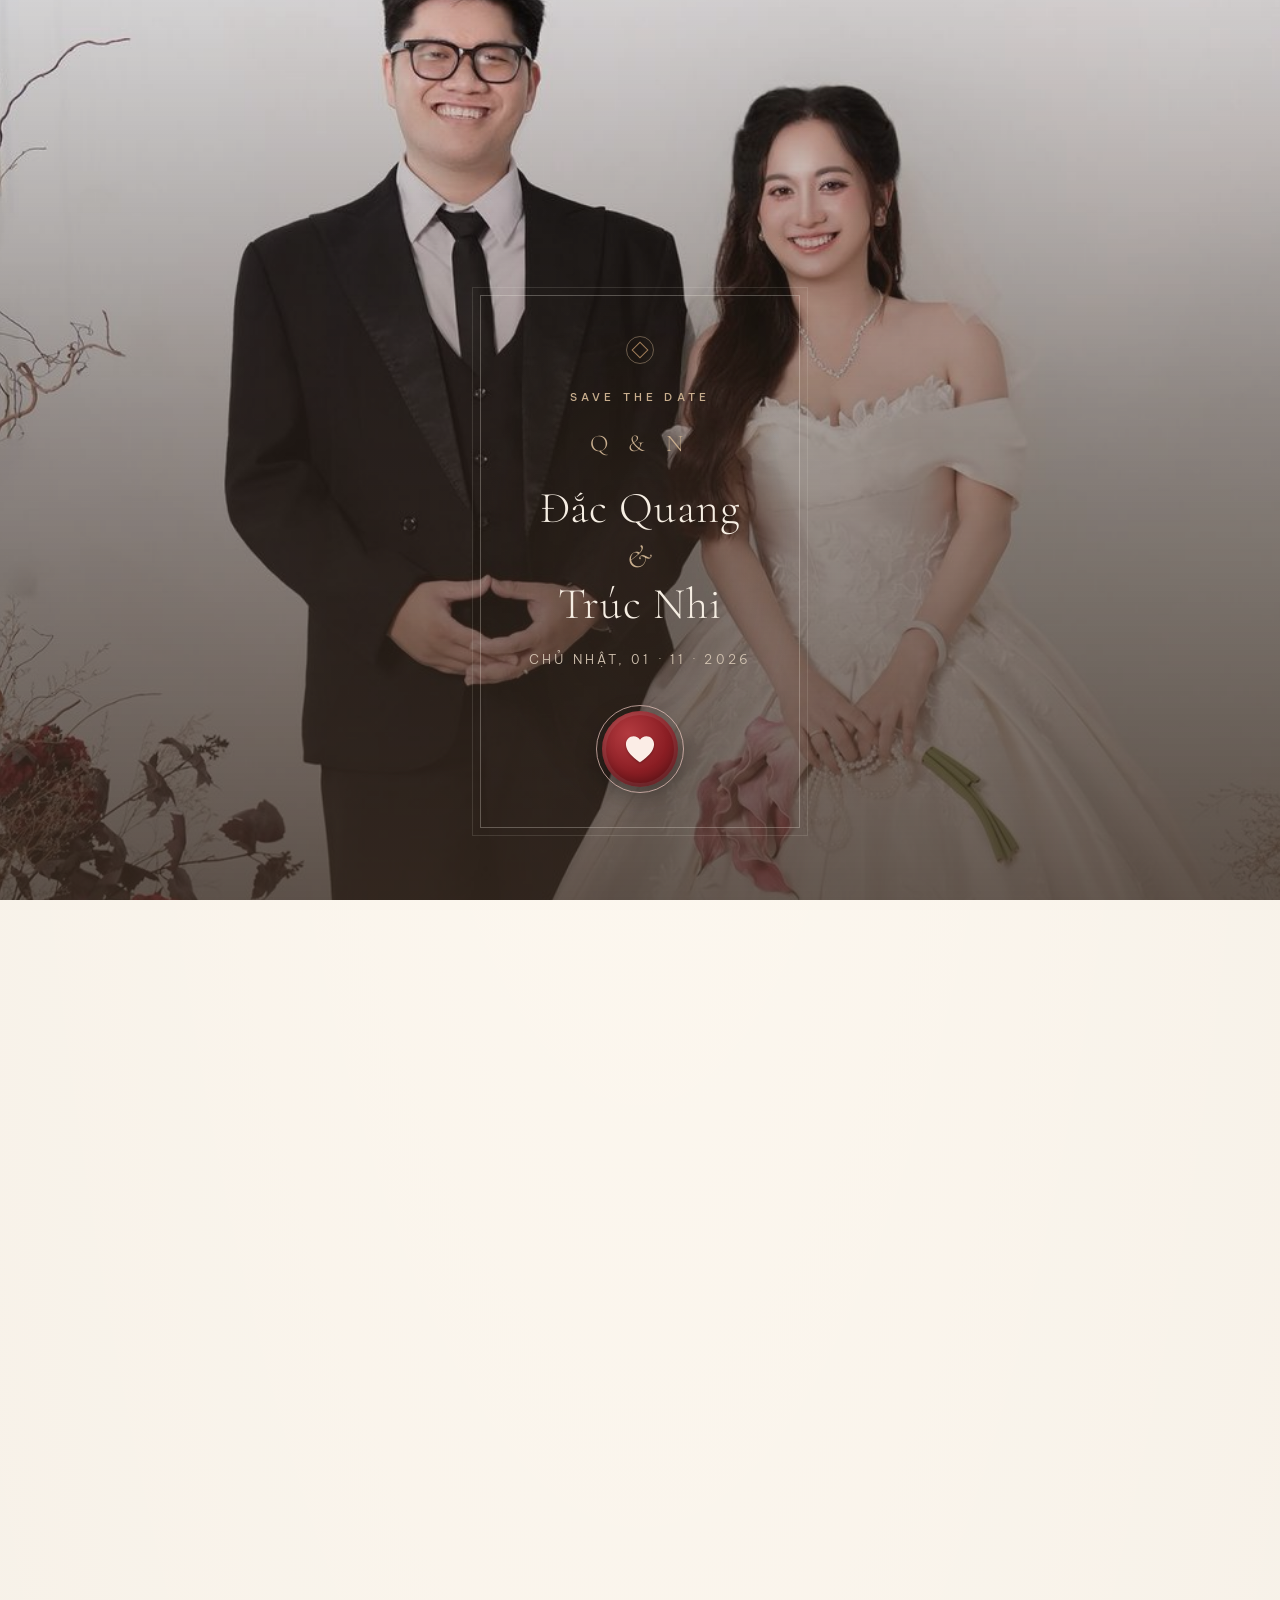
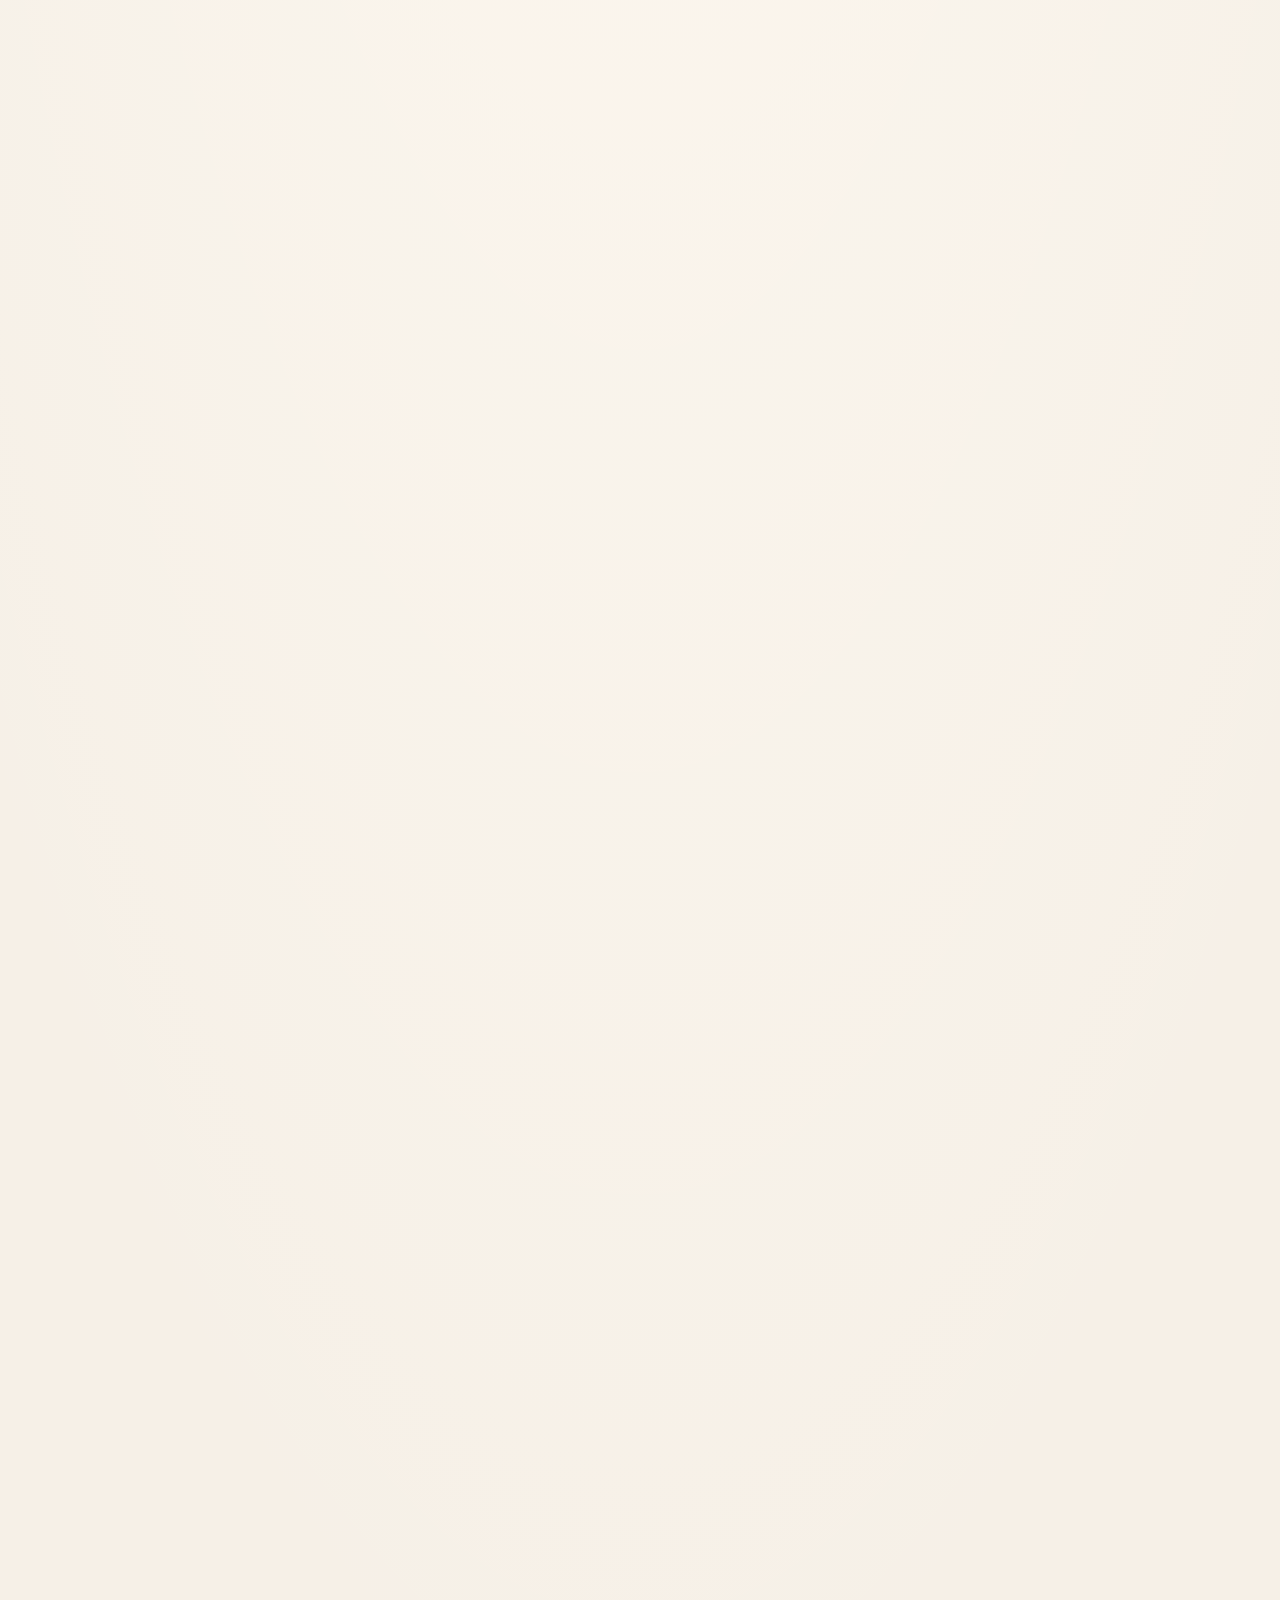
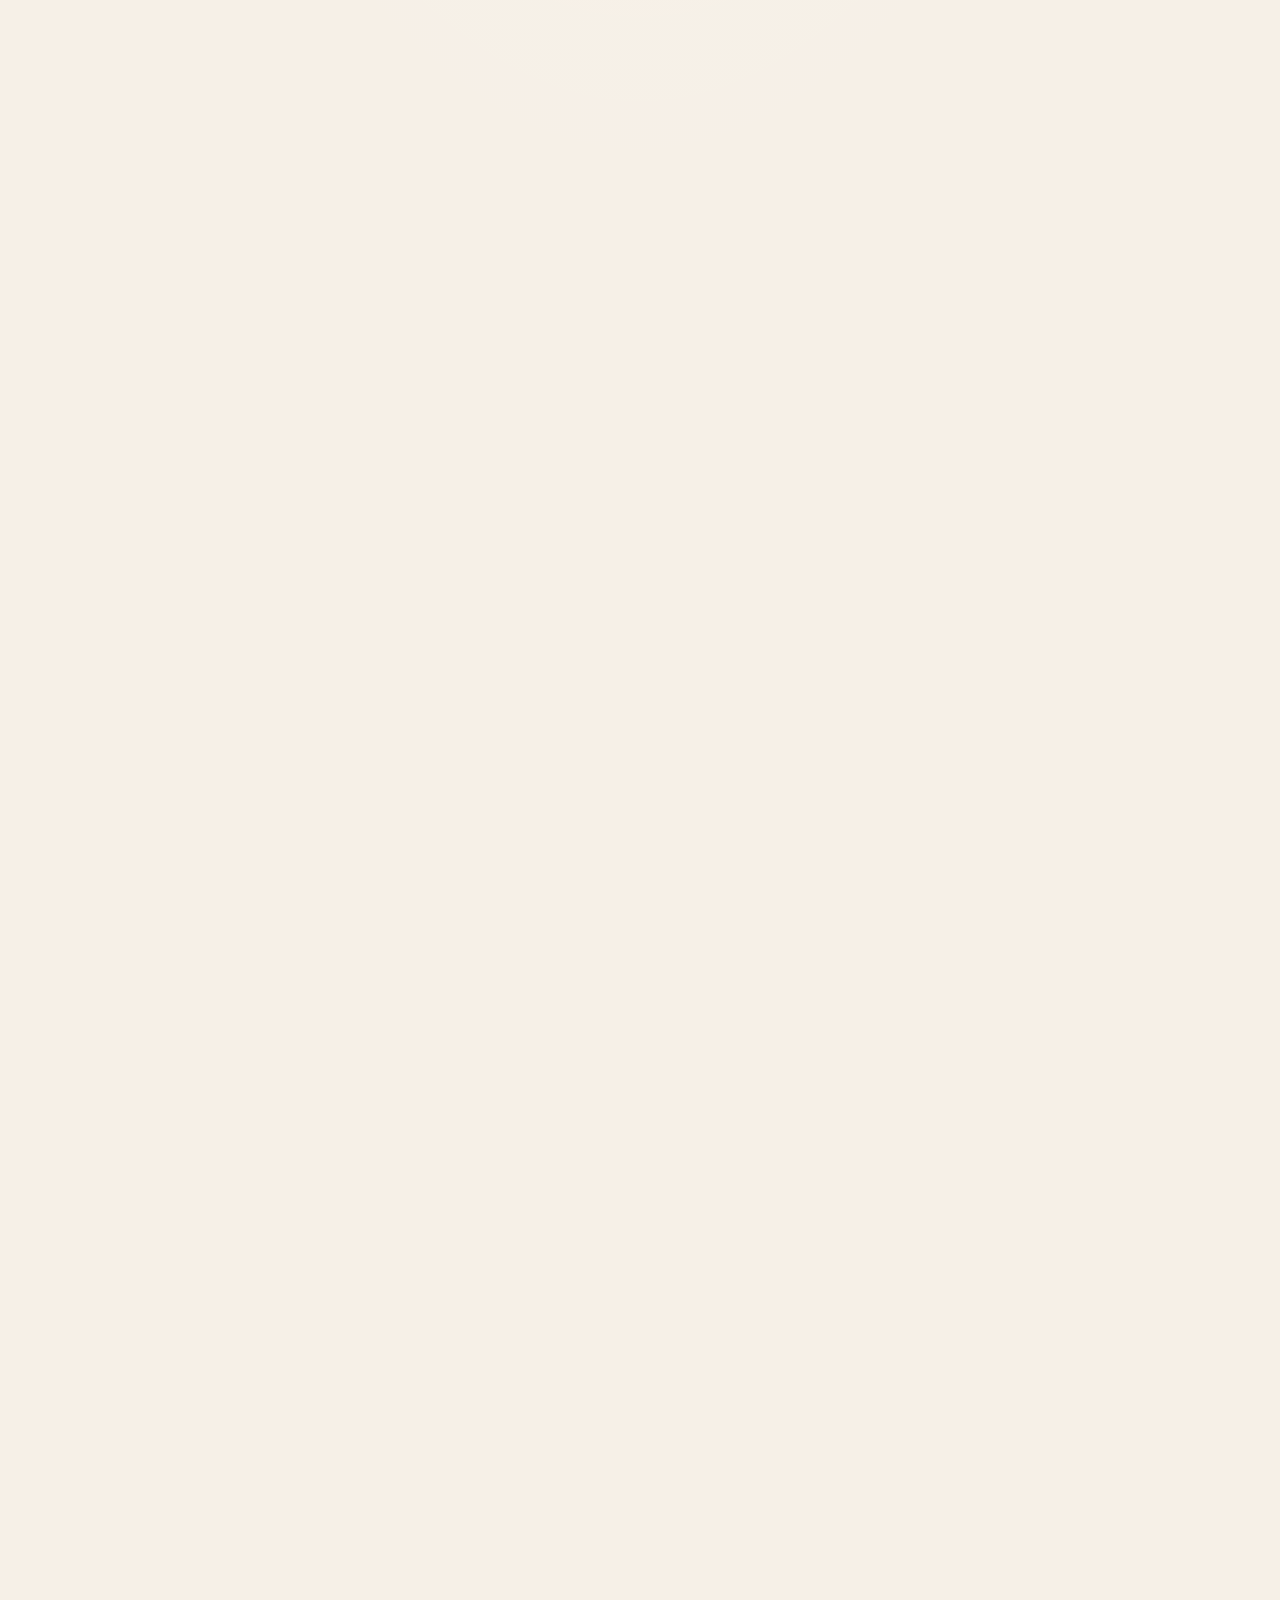
<file: index.html>
<!DOCTYPE html>
<html lang="vi">
<head>
<meta charset="utf-8">
<meta name="viewport" content="width=device-width, initial-scale=1, viewport-fit=cover">
<meta name="theme-color" content="#4E3D31">

<!-- Tiêu đề + ảnh xem trước khi dán link vào Zalo / Facebook / Messenger.
     Bot của Zalo/Facebook KHÔNG chạy JavaScript nên phải ghi sẵn ở đây, đừng để trống.
     Đổi site.title / site.description / site.shareImage trong config.js thì sửa LUÔN ở đây.
     Cố ý KHÔNG khai og:url: khai link trần thì Facebook có thể cắt mất đuôi ?ten=... của link mời riêng. -->
<title>Đắc Quang &amp; Trúc Nhi — Thiệp mời lễ thành hôn</title>
<meta name="description" content="Trân trọng kính mời quý vị đến dự lễ thành hôn của chúng tôi.">
<meta property="og:type" content="website">
<meta property="og:locale" content="vi_VN">
<meta property="og:title" content="Đắc Quang &amp; Trúc Nhi — Thiệp mời lễ thành hôn">
<meta property="og:description" content="Trân trọng kính mời quý vị đến dự lễ thành hôn của chúng tôi.">
<meta property="og:image" content="https://quang-rh.github.io/quang-nhi/images/share-cover-2.jpg">
<meta property="og:image:width" content="1200">
<meta property="og:image:height" content="630">
<meta property="og:image:alt" content="Đắc Quang và Trúc Nhi">
<meta name="twitter:card" content="summary_large_image">

<link rel="icon" type="image/png" href="images/favicon.png">
<link rel="apple-touch-icon" href="images/apple-touch-icon.png">

<!-- Tải ảnh màn đầu NGAY khi mở link, song song với chữ và CSS, khỏi chờ JS chạy xong.
     Đổi hero.background / scenery.envelope trong config.js thì sửa luôn đường dẫn này. -->
<link rel="preload" as="image" href="images/hero-4.jpg" fetchpriority="high">

<!-- Font: Cormorant Garamond (chữ trang trí) + Be Vietnam Pro (chữ đọc)
     Cả hai đều có bộ ký tự tiếng Việt đầy đủ. -->
<link rel="preconnect" href="https://fonts.googleapis.com">
<link rel="preconnect" href="https://fonts.gstatic.com" crossorigin>
<link href="https://fonts.googleapis.com/css2?family=Cormorant+Garamond:ital,wght@0,300;0,400;0,500;0,600;1,300;1,400&family=Be+Vietnam+Pro:wght@300;400;500;600&display=swap" rel="stylesheet">

<link rel="stylesheet" href="assets/css/tokens.css">
<link rel="stylesheet" href="assets/css/styles.css">
</head>

<body>

<!-- ===== MÀN CHÀO: chạm để mở thiệp (đồng thời mở khoá nhạc nền) ===== -->
<div class="envelope" id="envelope" hidden>
  <div class="envelope__inner">
    <div class="ornament ornament--light"></div>
    <p class="eyebrow eyebrow--light" data-bind="hero.eyebrow"></p>
    <p class="envelope__monogram" data-bind="couple.monogram"></p>
    <h1 class="envelope__names">
      <span data-bind="couple.groom.shortName"></span>
      <span class="amp">&amp;</span>
      <span data-bind="couple.bride.shortName"></span>
    </h1>
    <p class="envelope__date" data-bind="hero.dateText"></p>
    <button class="seal" id="openCard" type="button" aria-label="Mở thiệp">
      <span class="seal__ring" aria-hidden="true"></span>
      <svg class="seal__icon" viewBox="0 0 32 29" aria-hidden="true"><path d="M16 28.5S1 19.6 1 9.3C1 4.6 4.7 1 9.2 1c2.8 0 5.3 1.4 6.8 3.6C17.5 2.4 20 1 22.8 1 27.3 1 31 4.6 31 9.3 31 19.6 16 28.5 16 28.5z"/></svg>
    </button>
  </div>
</div>


<!-- ===== NỘI DUNG THIỆP ===== -->
<main id="card" class="card" aria-hidden="true">

  <!-- 1. Màn mở đầu -------------------------------------------------- -->
  <header class="hero" id="hero">
    <div class="hero__bg" id="heroBg"></div>
    <div class="hero__veil"></div>
    <div class="hero__content">
      <p class="eyebrow eyebrow--light" data-bind="hero.eyebrow"></p>
      <p class="hero__monogram" data-bind="couple.monogram"></p>
      <h1 class="hero__names">
        <span class="hero__name" data-bind="couple.groom.shortName"></span>
        <span class="hero__amp">&amp;</span>
        <span class="hero__name" data-bind="couple.bride.shortName"></span>
      </h1>
      <div class="rule rule--light"><span></span></div>
      <p class="hero__date" data-bind="hero.dateText"></p>
      <p class="hero__lunar" data-bind="hero.lunarText"></p>
    </div>
    <div class="hero__cue"><span data-bind="hero.scrollCue"></span><i></i></div>
  </header>

  <!-- 2. Lời mời ------------------------------------------------------ -->
  <section class="section section--ivory reveal" id="invitation" hidden>
    <div class="wrap wrap--text center">
      <p class="eyebrow" data-bind="invitation.eyebrow"></p>
      <h2 class="h2" data-bind="invitation.title"></h2>
      <div class="rule"><span></span></div>
      <p class="guest-line" id="guestLine" hidden>
        Kính mời <strong id="guestName"></strong>
      </p>
      <p class="lead" data-bind="invitation.body"></p>
    </div>
  </section>

  <!-- 3. Hai họ ------------------------------------------------------- -->
  <section class="section section--tint reveal" id="families">
    <div class="wrap">
      <div class="families" id="familiesGrid"><!-- app.js dựng --></div>
    </div>
  </section>

  <!-- 4. Chương trình -------------------------------------------------- -->
  <section class="section section--ivory reveal" id="events" hidden>
    <div class="wrap center">
      <p class="eyebrow" data-bind="events.eyebrow"></p>
      <h2 class="h2" data-bind="events.title"></h2>
      <div class="rule"><span></span></div>
      <div class="events" id="eventsGrid"><!-- app.js dựng --></div>
    </div>
  </section>

  <!-- 5. Đếm ngược ---------------------------------------------------- -->
  <section class="section section--ink reveal" id="countdown" hidden>
    <div class="wrap center">
      <p class="eyebrow eyebrow--light" data-bind="countdown.title"></p>
      <div class="countdown" id="countdownGrid" role="timer" aria-live="off"></div>
      <p class="countdown__done" id="countdownDone" hidden data-bind="countdown.doneText"></p>
    </div>
  </section>

  <!-- 6. Album -------------------------------------------------------- -->
  <section class="section section--ivory reveal" id="album" hidden>
    <div class="wrap center">
      <p class="eyebrow" data-bind="album.eyebrow"></p>
      <h2 class="h2" data-bind="album.title"></h2>
      <div class="rule"><span></span></div>
      <p class="note" data-bind="album.note"></p>
      <div class="gallery" id="galleryGrid"><!-- app.js dựng --></div>
    </div>
  </section>

  <!-- 7. Xác nhận tham dự --------------------------------------------- -->
  <section class="section section--tint reveal" id="rsvp" hidden>
    <div class="wrap wrap--text center">
      <p class="eyebrow" data-bind="rsvp.eyebrow"></p>
      <h2 class="h2" data-bind="rsvp.title"></h2>
      <div class="rule"><span></span></div>
      <p class="note" data-bind="rsvp.note"></p>

      <form class="form" id="rsvpForm" novalidate>
        <div class="field">
          <label for="rsvpName">Quý danh</label>
          <input id="rsvpName" name="name" type="text" autocomplete="name" required
                 placeholder="Tên của quý vị">
        </div>

        <fieldset class="field">
          <legend>Quý vị có đến dự được không?</legend>
          <div class="choice">
            <label class="choice__item">
              <input type="radio" name="attend" value="Có đến" checked>
              <span>Chúng tôi sẽ đến</span>
            </label>
            <label class="choice__item">
              <input type="radio" name="attend" value="Không đến được">
              <span>Rất tiếc, không đến được</span>
            </label>
          </div>
        </fieldset>

        <div class="field" id="guestsField">
          <label for="rsvpGuests">Số người tham dự</label>
          <input id="rsvpGuests" name="guests" type="number" min="1" max="20" value="1" inputmode="numeric">
        </div>

        <div class="field">
          <label for="rsvpMessage">Lời nhắn (không bắt buộc)</label>
          <textarea id="rsvpMessage" name="message" rows="3"
                    placeholder="Đôi lời gửi tới cô dâu chú rể..."></textarea>
        </div>

        <button class="btn btn--solid" type="submit" id="rsvpSubmit">Gửi xác nhận</button>
        <p class="form__status" id="rsvpStatus" role="status" aria-live="polite"></p>
      </form>
    </div>
  </section>

  <!-- 8. Mừng cưới ---------------------------------------------------- -->
  <section class="section section--ivory reveal" id="gift" hidden>
    <div class="wrap center">
      <p class="eyebrow" data-bind="gift.eyebrow"></p>
      <h2 class="h2" data-bind="gift.title"></h2>
      <div class="rule"><span></span></div>
      <p class="note note--wide" data-bind="gift.note"></p>
      <div class="gift" id="giftGrid"><!-- app.js dựng --></div>
    </div>
  </section>

  <!-- 9. Sổ lưu bút --------------------------------------------------- -->
  <section class="section section--tint reveal" id="guestbook" hidden>
    <div class="wrap wrap--text center">
      <p class="eyebrow" data-bind="guestbook.eyebrow"></p>
      <h2 class="h2" data-bind="guestbook.title"></h2>
      <div class="rule"><span></span></div>
      <p class="note" data-bind="guestbook.note"></p>

      <form class="form" id="wishForm" novalidate>
        <div class="field">
          <label for="wishName">Quý danh</label>
          <input id="wishName" name="name" type="text" autocomplete="name" required
                 placeholder="Tên của quý vị">
        </div>
        <div class="field">
          <label for="wishText">Lời chúc</label>
          <textarea id="wishText" name="message" rows="4" required></textarea>
        </div>
        <button class="btn btn--solid" type="submit" id="wishSubmit">Gửi lời chúc</button>
        <p class="form__status" id="wishStatus" role="status" aria-live="polite"></p>
      </form>
    </div>
  </section>

  <!-- 10. Lời kết ----------------------------------------------------- -->
  <footer class="footer">
    <div class="ornament ornament--light"></div>
    <p class="footer__message" data-bind="footer.message"></p>
    <p class="footer__signature" data-bind="footer.signature"></p>
    <p class="footer__date" data-bind="hero.dateText"></p>
  </footer>

</main>


<!-- ===== Nút nhạc nền (góc màn hình) ===== -->
<button class="music" id="musicBtn" type="button" hidden
        aria-label="Bật / tắt nhạc nền" aria-pressed="false">
  <span class="music__icon" aria-hidden="true"><i></i><i></i><i></i></span>
</button>
<audio id="musicEl" loop preload="none"></audio>


<!-- ===== Khung xem ảnh lớn ===== -->
<div class="lightbox" id="lightbox" hidden role="dialog" aria-modal="true" aria-label="Xem ảnh">
  <button class="lightbox__close" id="lbClose" type="button" aria-label="Đóng">&times;</button>
  <button class="lightbox__nav lightbox__nav--prev" id="lbPrev" type="button" aria-label="Ảnh trước">&#8249;</button>
  <img class="lightbox__img" id="lbImg" alt="">
  <button class="lightbox__nav lightbox__nav--next" id="lbNext" type="button" aria-label="Ảnh sau">&#8250;</button>
  <p class="lightbox__count" id="lbCount"></p>
</div>


<script src="assets/js/config.js"></script>
<script src="assets/js/app.js"></script>
</body>
</html>
</file>
<file: assets/css/tokens.css>
/* =====================================================================
   tokens.css — BẢNG MÀU / FONT / KHOẢNG CÁCH
   ---------------------------------------------------------------------
   Đây là "hộp sơn" của cả thiệp. Muốn đổi tông màu toàn trang thì
   CHỈ sửa file này, KHÔNG đụng styles.css.
   ===================================================================== */

:root {
  /* ---- Màu nền ---- */
  --c-ivory:      #F6F0E7;   /* nền chính — be kem */
  --c-ivory-2:    #EDE3D4;   /* nền phụ — be đậm hơn, dải xen kẽ */
  --c-ink:        #4E3D31;   /* nền đậm — nâu mocha (hero, footer) */
  --c-ink-soft:   #5E4B3D;

  /* ---- Màu chữ ---- */
  --c-text:       #3E3128;   /* chữ chính — nâu cà phê đậm */
  --c-text-soft:  #7F6D5F;   /* chữ phụ — nâu xám ấm */
  --c-text-on-dark:      #F6EEE3;
  --c-text-on-dark-soft: #D2C3B1;

  /* ---- Nhấn: be đồng (camel) ---- */
  --c-gold:       #A07E5A;   /* be đồng — chữ nhấn, viền */
  --c-gold-soft:  #C8AE8E;   /* be sữa — đường kẻ mảnh */
  --c-gold-pale:  #E7DAC7;   /* be rất nhạt — nền badge */

  /* ---- Chỉnh màu ảnh cho ăn tông be (áp cho MỌI ảnh trên thiệp) ----
     sepia = độ ấm · saturate < 1 = dịu bớt màu gắt (đỏ chữ Hỷ, xanh cỏ).
     Muốn ảnh giữ nguyên màu gốc: đổi thành  --photo-grade: none; */
  --photo-grade: none;   /* ảnh đã được thợ chỉnh màu → giữ nguyên màu gốc */

  /* ---- Lớp phủ nâu mocha trên ảnh nền (đếm ngược, lời kết, màn chào) ---- */
  --scene-veil: linear-gradient(180deg, rgba(58,44,34,.62), rgba(58,44,34,.80));

  /* ---- Đỏ rượu: chỉ dùng cho THÔNG TIN QUAN TRỌNG (giờ, ngày, nơi, hạn, số TK)
     cùng màu đỏ với tên trên thiệp giấy in ---- */
  --c-accent:      #8B1E24;
  --c-accent-soft: #F3E1DC;

  /* ---- Đường kẻ ---- */
  --c-line:       #DDCFBC;
  --c-line-dark:  #6B5646;

  /* ---- Trạng thái ---- */
  --c-ok:         #5B7A5B;
  --c-miss:       #A5715E;

  /* ---- Font ----
     Cormorant Garamond + Be Vietnam Pro: CẢ HAI đều có bộ ký tự tiếng Việt
     đầy đủ (ế ề ễ ữ ợ). ĐỪNG thay bằng font viết tay kiểu Great Vibes —
     font đó không có subset vietnamese, chữ "Đắc" sẽ vỡ dấu. */
  --f-display: 'Cormorant Garamond', 'Times New Roman', Times, serif;
  --f-body:    'Be Vietnam Pro', -apple-system, BlinkMacSystemFont, 'Segoe UI', Roboto, sans-serif;

  /* ---- Cỡ chữ (tự co theo bề ngang màn hình) ---- */
  --fs-hero:   clamp(2.75rem, 9vw, 5.5rem);
  --fs-h2:     clamp(1.75rem, 4.5vw, 2.75rem);
  --fs-h3:     clamp(1.25rem, 3vw, 1.6rem);
  --fs-body:   clamp(0.95rem, 2.2vw, 1.0625rem);
  --fs-small:  0.8125rem;
  --fs-eyebrow:0.6875rem;

  /* ---- Khoảng cách ---- */
  --sp-1: 0.5rem;
  --sp-2: 1rem;
  --sp-3: 1.5rem;
  --sp-4: 2.5rem;
  --sp-5: 4rem;
  --sp-6: 6rem;
  --sp-section: clamp(4rem, 11vw, 7.5rem);

  /* ---- Bề ngang nội dung ---- */
  --w-text:  40rem;    /* đoạn văn — hẹp cho dễ đọc */
  --w-wide:  68rem;    /* lưới ảnh, thẻ */
  --gutter:  clamp(1.25rem, 5vw, 2.5rem);

  /* ---- Bo góc & đổ bóng ---- */
  --r-sm: 3px;
  --r-md: 6px;
  --shadow-soft:  0 1px 2px rgba(26,22,14,.05), 0 8px 28px rgba(26,22,14,.07);
  --shadow-lift:  0 4px 10px rgba(26,22,14,.08), 0 20px 50px rgba(26,22,14,.12);

  /* ---- Chuyển động ---- */
  --ease: cubic-bezier(.22,.61,.36,1);
  --dur:  .7s;
}
</file>
<file: assets/css/styles.css>
/* =====================================================================
   styles.css — GIAO DIỆN
   Màu/font/khoảng cách lấy từ tokens.css. Đổi tông màu thì sửa tokens.css.
   ===================================================================== */

/* ---------- Nền tảng ---------- */
*, *::before, *::after { box-sizing: border-box; }

html { scroll-behavior: smooth; -webkit-text-size-adjust: 100%; }

body {
  margin: 0;
  background: var(--c-ivory);
  color: var(--c-text);
  font-family: var(--f-body);
  font-size: var(--fs-body);
  font-weight: 300;
  line-height: 1.75;
  overflow-x: hidden;
}

img { max-width: 100%; display: block; }

/* BẮT BUỘC phải có: các khối bên dưới đặt display:grid/flex, mà luật đó
   MẠNH HƠN thuộc tính hidden của HTML. Thiếu dòng này thì khung xem ảnh lớn
   sẽ đè lên cả trang, và mục nào để show:false vẫn cứ hiện ra. */
[hidden] { display: none !important; }

button { font: inherit; cursor: pointer; }

/* Khoá cuộn khi màn chào còn mở / đang xem ảnh lớn */
body.is-locked { overflow: hidden; }


/* =====================================================================
   THÀNH PHẦN DÙNG CHUNG
   ===================================================================== */

.wrap {
  width: 100%;
  max-width: var(--w-wide);
  margin-inline: auto;
  padding-inline: var(--gutter);
}
.wrap--text { max-width: var(--w-text); }
.center { text-align: center; }

.section { padding-block: var(--sp-section); }
.section--ivory { background: var(--c-ivory); }
.section--tint  { background: var(--c-ivory-2); }
.section--ink   { background: var(--c-ink); color: var(--c-text-on-dark); }

/* Dòng chữ nhỏ in hoa phía trên tiêu đề */
.eyebrow {
  margin: 0 0 var(--sp-2);
  font-size: var(--fs-eyebrow);
  font-weight: 500;
  letter-spacing: .38em;
  text-transform: uppercase;
  color: var(--c-gold);
}
.eyebrow--light { color: var(--c-gold-soft); }

.h2 {
  margin: 0;
  font-family: var(--f-display);
  font-size: var(--fs-h2);
  font-weight: 400;
  line-height: 1.15;
  letter-spacing: .01em;
}

.lead {
  margin: 0;
  font-family: var(--f-display);
  font-size: clamp(1.0625rem, 2.6vw, 1.375rem);
  font-style: italic;
  font-weight: 300;
  line-height: 1.85;
  color: var(--c-text-soft);
}

.note {
  margin: 0 auto var(--sp-4);
  max-width: 34rem;
  font-size: var(--fs-small);
  line-height: 1.8;
  color: var(--c-text-soft);
}
.note--wide { max-width: 42rem; }

/* Đường kẻ mảnh có viên kim cương ở giữa */
.rule {
  display: flex;
  align-items: center;
  justify-content: center;
  gap: var(--sp-2);
  margin-block: var(--sp-3) var(--sp-3);
}
.rule::before, .rule::after {
  content: "";
  width: min(4.5rem, 16vw);
  height: 1px;
  background: linear-gradient(90deg, transparent, var(--c-gold-soft));
}
.rule::after { transform: rotate(180deg); }
.rule span {
  width: 6px; height: 6px;
  border: 1px solid var(--c-gold);
  transform: rotate(45deg);
}
.rule--light::before, .rule--light::after {
  background: linear-gradient(90deg, transparent, rgba(200,174,142,.75));
}
.rule--light span { border-color: var(--c-gold-soft); }

/* Hoa văn nhỏ trang trí */
.ornament {
  width: 28px; height: 28px;
  margin: 0 auto var(--sp-3);
  border: 1px solid var(--c-gold-soft);
  border-radius: 50%;
  position: relative;
}
.ornament::after {
  content: "";
  position: absolute; inset: 7px;
  border: 1px solid var(--c-gold);
  transform: rotate(45deg);
}
.ornament--light { border-color: rgba(200,174,142,.45); }

/* ---------- Nút ---------- */
.btn {
  display: inline-block;
  padding: .95em 2.6em;
  border: 1px solid var(--c-gold);
  border-radius: var(--r-sm);
  background: transparent;
  color: var(--c-gold);
  font-size: var(--fs-small);
  font-weight: 500;
  letter-spacing: .22em;
  text-transform: uppercase;
  text-decoration: none;
  transition: background .35s var(--ease), color .35s var(--ease), transform .25s var(--ease);
}
.btn:hover { background: var(--c-gold); color: var(--c-ivory); }
.btn:active { transform: translateY(1px); }
.btn--gold { border-color: var(--c-gold-soft); color: var(--c-gold-soft); }
.btn--gold:hover { background: var(--c-gold-soft); color: var(--c-ink); }
.btn--solid { background: var(--c-ink); border-color: var(--c-ink); color: var(--c-text-on-dark); }
.btn--solid:hover { background: var(--c-gold); border-color: var(--c-gold); color: #fff; }
.btn[disabled] { opacity: .5; pointer-events: none; }

/* ---------- Hiệu ứng hiện dần khi cuộn tới ---------- */
.reveal > * { opacity: 0; transform: translateY(26px); }
.reveal.is-in > * {
  opacity: 1; transform: none;
  transition: opacity var(--dur) var(--ease), transform var(--dur) var(--ease);
}


/* =====================================================================
   MÀN CHÀO — chạm để mở thiệp
   ===================================================================== */
.envelope {
  position: fixed; inset: 0; z-index: 90;
  display: grid; place-items: center;
  padding: var(--gutter);
  background: var(--c-ink);
  color: var(--c-text-on-dark);
  text-align: center;
  transition: opacity .9s var(--ease), visibility .9s;
}
.envelope.is-open { opacity: 0; visibility: hidden; }

.envelope__inner {
  max-width: 30rem;
  padding: clamp(2rem, 8vw, 3.5rem) clamp(1.5rem, 7vw, 3rem);
  border: 1px solid rgba(200,174,142,.28);
  outline: 1px solid rgba(200,174,142,.14);
  outline-offset: 7px;
}
.envelope__monogram {
  margin: 0 0 var(--sp-2);
  font-family: var(--f-display);
  font-size: 1.5rem;
  letter-spacing: .3em;
  color: var(--c-gold-soft);
}
.envelope__names {
  margin: 0 0 var(--sp-2);
  font-family: var(--f-display);
  font-size: clamp(2rem, 8vw, 2.75rem);
  font-weight: 300;
  line-height: 1.25;
  letter-spacing: .02em;
}
.envelope__names .amp {
  display: block;
  font-style: italic;
  font-size: .75em;
  color: var(--c-gold-soft);
}
.envelope__date {
  margin: 0 0 var(--sp-4);
  font-size: var(--fs-small);
  letter-spacing: .24em;
  text-transform: uppercase;
  color: var(--c-text-on-dark-soft);
}


/* =====================================================================
   MÀN MỞ ĐẦU
   ===================================================================== */
.card { opacity: 0; transition: opacity 1s var(--ease); }
.card.is-shown { opacity: 1; }

.hero {
  position: relative;
  min-height: 100svh;
  display: grid;
  place-items: center;
  padding: var(--sp-6) var(--gutter);
  background: var(--c-ink);
  color: var(--c-text-on-dark);
  text-align: center;
  overflow: hidden;
}
.hero__bg {
  position: absolute; inset: 0;
  background-size: cover;
  background-position: center;
  transform: scale(1.06);
  animation: heroDrift 24s var(--ease) forwards;
}
@keyframes heroDrift { to { transform: scale(1); } }

/* Lớp phủ tối để chữ luôn đọc được dù ảnh nền sáng hay tối */
.hero__veil {
  position: absolute; inset: 0;
  background:
    linear-gradient(180deg, rgba(52,39,30,.50) 0%, rgba(52,39,30,.28) 45%, rgba(52,39,30,.72) 100%);
}

.hero__content {
  position: relative;
  max-width: 38rem;
  padding: clamp(2.5rem, 9vw, 4.5rem) clamp(1.5rem, 7vw, 3.5rem);
  border: 1px solid rgba(200,174,142,.3);
  outline: 1px solid rgba(200,174,142,.15);
  outline-offset: 9px;
  backdrop-filter: blur(1.5px);
}
.hero__monogram {
  margin: 0 0 var(--sp-3);
  font-family: var(--f-display);
  font-size: 1.375rem;
  letter-spacing: .32em;
  color: var(--c-gold-soft);
}
.hero__names {
  margin: 0;
  font-family: var(--f-display);
  font-size: var(--fs-hero);
  font-weight: 300;
  line-height: 1.08;
  letter-spacing: .015em;
}
.hero__amp {
  display: block;
  margin-block: .08em;
  font-size: .42em;
  font-style: italic;
  color: var(--c-gold-soft);
}
.hero__date {
  margin: 0;
  font-size: clamp(.8125rem, 2.4vw, .9375rem);
  font-weight: 400;
  letter-spacing: .26em;
  text-transform: uppercase;
}
.hero__lunar {
  margin: var(--sp-1) 0 0;
  font-family: var(--f-display);
  font-style: italic;
  font-size: .9375rem;
  color: var(--c-text-on-dark-soft);
}

.hero__cue {
  position: absolute;
  bottom: clamp(1.5rem, 5vw, 2.5rem);
  left: 50%; transform: translateX(-50%);
  display: grid; justify-items: center; gap: .6rem;
  font-size: .625rem;
  letter-spacing: .3em;
  text-transform: uppercase;
  color: var(--c-text-on-dark-soft);
}
.hero__cue i {
  width: 1px; height: 38px;
  background: linear-gradient(180deg, var(--c-gold-soft), transparent);
  animation: cueDrop 2.2s var(--ease) infinite;
}
@keyframes cueDrop { 0%,100%{opacity:.35;transform:scaleY(.6)} 50%{opacity:1;transform:scaleY(1)} }


/* =====================================================================
   LỜI MỜI
   ===================================================================== */
.guest-line {
  margin: 0 0 var(--sp-3);
  font-size: var(--fs-small);
  letter-spacing: .1em;
  color: var(--c-text-soft);
}
.guest-line strong {
  display: block;
  margin-top: .35rem;
  font-family: var(--f-display);
  font-size: clamp(1.375rem, 4vw, 1.875rem);
  font-weight: 500;
  letter-spacing: .02em;
  color: var(--c-text);
}


/* =====================================================================
   HAI HỌ
   ===================================================================== */
.families {
  display: grid;
  grid-template-columns: 1fr auto 1fr;
  gap: clamp(1.5rem, 5vw, 3.5rem);
  align-items: start;
  text-align: center;
}
.families__divider {
  align-self: stretch;
  width: 1px;
  background: linear-gradient(180deg, transparent, var(--c-line) 20%, var(--c-line) 80%, transparent);
}
.family__photo {
  width: clamp(7rem, 22vw, 10.5rem);
  aspect-ratio: 1;
  margin: 0 auto var(--sp-3);
  border-radius: 50%;
  object-fit: cover;
  border: 1px solid var(--c-gold-soft);
  padding: 5px;
  background: var(--c-ivory);
}
.family__role {
  margin: 0 0 .35rem;
  font-size: var(--fs-eyebrow);
  letter-spacing: .3em;
  text-transform: uppercase;
  color: var(--c-gold);
}
.family__name {
  margin: 0 0 var(--sp-2);
  font-family: var(--f-display);
  font-size: var(--fs-h3);
  font-weight: 500;
  line-height: 1.3;
}
.family__parents {
  margin: 0;
  font-size: var(--fs-small);
  line-height: 2;
  color: var(--c-text-soft);
}
.family__parents span { display: block; }
.family__address {
  margin: var(--sp-1) 0 0;
  font-size: var(--fs-small);
  font-style: italic;
  color: var(--c-text-soft);
}

@media (max-width: 40rem) {
  .families { grid-template-columns: 1fr; }
  .families__divider {
    width: min(60%, 12rem); height: 1px; justify-self: center;
    background: linear-gradient(90deg, transparent, var(--c-line), transparent);
  }
}


/* =====================================================================
   CHƯƠNG TRÌNH
   ===================================================================== */
.events {
  display: grid;
  grid-template-columns: repeat(auto-fit, minmax(16rem, 1fr));
  gap: clamp(1rem, 3vw, 1.75rem);
  margin-top: var(--sp-4);
  text-align: center;
}
.event {
  display: flex;
  flex-direction: column;
  padding: clamp(1.75rem, 5vw, 2.5rem) clamp(1.25rem, 4vw, 1.75rem);
  background: #fff;
  border: 1px solid var(--c-line);
  border-top: 2px solid var(--c-gold-soft);
  box-shadow: var(--shadow-soft);
  transition: transform .4s var(--ease), box-shadow .4s var(--ease);
}
.event:hover { transform: translateY(-4px); box-shadow: var(--shadow-lift); }

.event__side {
  margin: 0 0 .5rem;
  font-size: var(--fs-eyebrow);
  letter-spacing: .3em;
  text-transform: uppercase;
  color: var(--c-gold);
}
.event__name {
  margin: 0 0 var(--sp-2);
  font-family: var(--f-display);
  font-size: var(--fs-h3);
  font-weight: 500;
}
.event__time {
  margin: 0;
  font-family: var(--f-display);
  font-size: clamp(2rem, 6vw, 2.75rem);
  font-weight: 300;
  line-height: 1;
  color: var(--c-text);
}
.event__date {
  margin: .5rem 0 var(--sp-3);
  font-size: var(--fs-small);
  letter-spacing: .14em;
  color: var(--c-text-soft);
}
.event__venue {
  margin: 0 0 .25rem;
  font-weight: 500;
}
.event__address {
  margin: 0 0 var(--sp-3);
  font-size: var(--fs-small);
  line-height: 1.7;
  color: var(--c-text-soft);
}
.event__map { margin-top: auto; }
.event__map .btn { padding: .7em 1.8em; font-size: .6875rem; }


/* =====================================================================
   ĐẾM NGƯỢC
   ===================================================================== */
.countdown {
  display: grid;
  grid-template-columns: repeat(4, 1fr);
  gap: clamp(.5rem, 3vw, 2rem);
  max-width: 34rem;
  margin: var(--sp-4) auto 0;
}
.cd {
  padding-block: var(--sp-2);
  border-left: 1px solid var(--c-line-dark);
}
.cd:first-child { border-left: 0; }
.cd__num {
  display: block;
  font-family: var(--f-display);
  font-size: clamp(2rem, 8vw, 3.25rem);
  font-weight: 300;
  line-height: 1;
  font-variant-numeric: tabular-nums;
  color: var(--c-gold-soft);
}
.cd__label {
  display: block;
  margin-top: .6rem;
  font-size: .625rem;
  letter-spacing: .26em;
  text-transform: uppercase;
  color: var(--c-text-on-dark-soft);
}
.countdown__done {
  margin: var(--sp-3) 0 0;
  font-family: var(--f-display);
  font-style: italic;
  font-size: var(--fs-h3);
  color: var(--c-gold-soft);
}


/* =====================================================================
   ALBUM
   ===================================================================== */
.gallery {
  display: grid;
  grid-template-columns: repeat(auto-fit, minmax(13rem, 1fr));
  grid-auto-rows: 13rem;
  grid-auto-flow: dense;   /* tự lấp ô trống khi trộn ảnh cao/rộng */
  gap: clamp(.5rem, 1.5vw, .875rem);
  margin-top: var(--sp-3);
}
.photo {
  position: relative;
  overflow: hidden;
  padding: 0; border: 0;
  background: var(--c-ivory-2);
}
.photo--tall { grid-row: span 2; }
.photo--wide { grid-column: span 2; }
.photo img {
  width: 100%; height: 100%;
  object-fit: cover;
  object-position: center 25%;   /* ảnh dọc cắt ô vuông: giữ phần mặt, đừng cắt đầu */
  transition: transform .8s var(--ease), filter .5s var(--ease);
}
.photo:hover img { transform: scale(1.06); filter: brightness(1.04); }
.photo::after {
  content: "";
  position: absolute; inset: 8px;
  border: 1px solid rgba(255,255,255,.5);
  opacity: 0;
  transition: opacity .4s var(--ease);
  pointer-events: none;
}
.photo:hover::after { opacity: 1; }

@media (max-width: 34rem) {
  .gallery { grid-template-columns: repeat(2, 1fr); grid-auto-rows: 9.5rem; }
  .photo--wide { grid-column: span 2; }
}


/* =====================================================================
   FORM (xác nhận + lưu bút)
   ===================================================================== */
.form {
  margin-top: var(--sp-4);
  text-align: left;
}
.field { margin-bottom: var(--sp-3); border: 0; padding: 0; }

.field label, .field legend {
  display: block;
  margin-bottom: .5rem;
  padding: 0;
  font-size: var(--fs-eyebrow);
  font-weight: 500;
  letter-spacing: .18em;
  text-transform: uppercase;
  color: var(--c-text-soft);
}

.field input[type="text"],
.field input[type="number"],
.field textarea {
  width: 100%;
  padding: .85em 1em;
  border: 1px solid var(--c-line);
  border-radius: var(--r-sm);
  background: #fff;
  color: var(--c-text);
  font-family: inherit;
  font-size: var(--fs-body);
  transition: border-color .3s var(--ease), box-shadow .3s var(--ease);
}
.field textarea { resize: vertical; line-height: 1.7; }
.field input:focus, .field textarea:focus {
  outline: 0;
  border-color: var(--c-gold);
  box-shadow: 0 0 0 3px rgba(160,126,90,.14);
}
.field input.is-error, .field textarea.is-error { border-color: var(--c-miss); }

.choice { display: grid; gap: .5rem; }
.choice__item {
  display: flex; align-items: center; gap: .75rem;
  padding: .8em 1em;
  border: 1px solid var(--c-line);
  border-radius: var(--r-sm);
  background: #fff;
  cursor: pointer;
  transition: border-color .3s var(--ease), background .3s var(--ease);
}
.choice__item span {
  font-size: var(--fs-body);
  letter-spacing: 0;
  text-transform: none;
  color: var(--c-text);
}
.choice__item input { accent-color: var(--c-gold); width: 1.05rem; height: 1.05rem; }
.choice__item:has(input:checked) { border-color: var(--c-gold); background: #fff; }

.form > .btn { width: 100%; margin-top: var(--sp-1); }

.form__status {
  margin: var(--sp-2) 0 0;
  min-height: 1.5em;
  font-size: var(--fs-small);
  text-align: center;
}
.form__status.is-ok   { color: var(--c-ok); }
.form__status.is-err  { color: var(--c-miss); }

/* Khi đã gửi xong: thay form bằng lời cảm ơn */
.thanks {
  margin-top: var(--sp-4);
  padding: var(--sp-4) var(--sp-3);
  border: 1px solid var(--c-gold-soft);
  background: #fff;
  font-family: var(--f-display);
  font-style: italic;
  font-size: var(--fs-h3);
  line-height: 1.7;
  color: var(--c-text);
}


/* =====================================================================
   MỪNG CƯỚI
   ===================================================================== */
.gift {
  display: grid;
  grid-template-columns: repeat(auto-fit, minmax(15rem, 1fr));
  gap: clamp(1rem, 3vw, 2rem);
  max-width: 44rem;
  margin: var(--sp-3) auto 0;
}
.gift__card {
  padding: clamp(1.5rem, 5vw, 2.25rem);
  background: #fff;
  border: 1px solid var(--c-line);
  box-shadow: var(--shadow-soft);
}
.gift__side {
  margin: 0 0 var(--sp-2);
  font-size: var(--fs-eyebrow);
  letter-spacing: .3em;
  text-transform: uppercase;
  color: var(--c-gold);
}
.gift__qr {
  width: min(11rem, 60%);
  aspect-ratio: 1;
  margin: 0 auto var(--sp-2);
  object-fit: contain;
  padding: 8px;
  border: 1px solid var(--c-line);
  background: #fff;
}
.gift__qr--pending {
  display: grid; place-items: center;
  aspect-ratio: 1; background: var(--c-ivory-2);
  border: 1px dashed var(--c-gold-soft);
}
.gift__qr--pending span {
  font-size: var(--fs-small); letter-spacing: .12em; text-transform: uppercase; color: var(--c-gold);
}
.gift__owner { margin: 0; font-weight: 500; letter-spacing: .04em; }
.gift__bank  { margin: .2rem 0 .6rem; font-size: var(--fs-small); color: var(--c-text-soft); }

.gift__number {
  display: inline-flex; align-items: center; gap: .6rem;
  padding: .55em 1em;
  border: 1px dashed var(--c-gold-soft);
  border-radius: var(--r-sm);
  background: var(--c-ivory);
  color: var(--c-text);
  font-family: var(--f-body);
  font-size: var(--fs-body);
  font-variant-numeric: tabular-nums;
  letter-spacing: .06em;
  transition: background .3s var(--ease), border-color .3s var(--ease);
}
.gift__number:hover { background: var(--c-gold-pale); border-color: var(--c-gold); }
.gift__number small {
  font-size: .625rem;
  letter-spacing: .16em;
  text-transform: uppercase;
  color: var(--c-gold);
}


/* =====================================================================
   LỜI KẾT
   ===================================================================== */
.footer {
  padding: var(--sp-6) var(--gutter) var(--sp-5);
  background: var(--c-ink);
  color: var(--c-text-on-dark);
  text-align: center;
}
.footer__message {
  margin: 0 0 var(--sp-2);
  font-size: var(--fs-small);
  letter-spacing: .2em;
  text-transform: uppercase;
  color: var(--c-text-on-dark-soft);
}
.footer__signature {
  margin: 0;
  font-family: var(--f-display);
  font-size: clamp(1.75rem, 6vw, 2.5rem);
  font-weight: 300;
  color: var(--c-gold-soft);
}
.footer__date {
  margin: var(--sp-2) 0 0;
  font-size: var(--fs-eyebrow);
  letter-spacing: .28em;
  text-transform: uppercase;
  color: var(--c-text-on-dark-soft);
}


/* =====================================================================
   NÚT NHẠC
   ===================================================================== */
.music {
  position: fixed;
  right: clamp(1rem, 4vw, 1.75rem);
  bottom: clamp(1rem, 4vw, 1.75rem);
  z-index: 60;
  width: 46px; height: 46px;
  display: grid; place-items: center;
  border: 1px solid var(--c-gold-soft);
  border-radius: 50%;
  background: rgba(52,39,30,.82);
  backdrop-filter: blur(6px);
  transition: transform .3s var(--ease), background .3s var(--ease);
}
.music:hover { transform: scale(1.06); }
.music__icon { display: flex; align-items: flex-end; gap: 3px; height: 16px; }
.music__icon i {
  width: 2px; height: 5px;
  background: var(--c-gold-soft);
  transition: height .3s var(--ease);
}
.music[aria-pressed="true"] .music__icon i { animation: bar .9s var(--ease) infinite; }
.music[aria-pressed="true"] .music__icon i:nth-child(2) { animation-delay: .18s; }
.music[aria-pressed="true"] .music__icon i:nth-child(3) { animation-delay: .36s; }
@keyframes bar { 0%,100%{height:5px} 50%{height:15px} }


/* =====================================================================
   XEM ẢNH LỚN
   ===================================================================== */
.lightbox {
  position: fixed; inset: 0; z-index: 100;
  display: grid;
  grid-template-columns: auto 1fr auto;
  align-items: center;
  gap: clamp(.25rem, 2vw, 1rem);
  padding: clamp(2.75rem, 8vw, 4rem) clamp(.5rem, 3vw, 2rem);
  background: rgba(40,30,23,.95);
  backdrop-filter: blur(4px);
}
.lightbox__img {
  grid-column: 2;
  max-width: 100%;
  max-height: 82svh;
  margin-inline: auto;
  object-fit: contain;
  box-shadow: 0 30px 80px rgba(0,0,0,.5);
}
.lightbox__nav, .lightbox__close {
  border: 0; background: transparent;
  color: var(--c-text-on-dark);
  line-height: 1;
  transition: color .3s var(--ease), transform .3s var(--ease);
}
.lightbox__nav { font-size: 2.75rem; padding: .25em .4em; }
.lightbox__nav:hover { color: var(--c-gold-soft); transform: scale(1.15); }
.lightbox__close {
  position: absolute; top: clamp(.5rem,3vw,1.25rem); right: clamp(.5rem,3vw,1.25rem);
  font-size: 2.25rem; padding: .1em .35em;
}
.lightbox__close:hover { color: var(--c-gold-soft); }
.lightbox__count {
  position: absolute; bottom: clamp(.75rem,3vw,1.5rem); left: 0; right: 0;
  margin: 0; text-align: center;
  font-size: var(--fs-small);
  letter-spacing: .2em;
  color: var(--c-text-on-dark-soft);
  font-variant-numeric: tabular-nums;
}


/* =====================================================================
   IN GIẤY — khách bấm Ctrl+P thì ra bản gọn, không nền tối
   ===================================================================== */
@media print {
  .envelope, .music, .lightbox, .hero__cue, .form, .btn { display: none !important; }
  body, .section--ink, .footer { background: #fff !important; color: #000 !important; }
  .card { opacity: 1 !important; }
  .reveal > * { opacity: 1 !important; transform: none !important; }
  .hero { min-height: auto; padding-block: 2rem; }
  .hero__veil, .hero__bg { display: none; }
  .hero__content { border-color: #999; color: #000; }
  .hero__names, .hero__monogram, .hero__amp { color: #000; }
}


/* =====================================================================
   TÔN TRỌNG CÀI ĐẶT GIẢM CHUYỂN ĐỘNG CỦA MÁY KHÁCH
   ===================================================================== */
@media (prefers-reduced-motion: reduce) {
  html { scroll-behavior: auto; }
  *, *::before, *::after {
    animation-duration: .01ms !important;
    animation-iteration-count: 1 !important;
    transition-duration: .01ms !important;
  }
  .reveal > * { opacity: 1; transform: none; }
}


/* =====================================================================
   LỚP HOÀ ẢNH — cho ảnh và nền be "ăn" vào nhau, không tách rời
   (đặt cuối file để ghi đè kiểu cũ ở trên)
   ===================================================================== */

/* ---- Nền giấy: vân hạt mịn + quầng sáng ấm, thay cho nền phẳng ---- */
body {
  background:
    radial-gradient(120% 60% at 50% 0%, rgba(255,250,242,.9), transparent 60%),
    var(--c-ivory);
}
body::before {
  content: "";
  position: fixed; inset: 0; z-index: 0;
  pointer-events: none;
  opacity: .32;
  mix-blend-mode: multiply;
  background-image: url("data:image/svg+xml,%3Csvg xmlns='http://www.w3.org/2000/svg' width='160' height='160'%3E%3Cfilter id='n'%3E%3CfeTurbulence type='fractalNoise' baseFrequency='.85' numOctaves='2' stitchTiles='stitch'/%3E%3CfeColorMatrix values='0 0 0 0 .45  0 0 0 0 .36  0 0 0 0 .27  0 0 0 .22 0'/%3E%3C/filter%3E%3Crect width='100%25' height='100%25' filter='url(%23n)'/%3E%3C/svg%3E");
}
.card, .envelope, .music, .lightbox { position: relative; z-index: 1; }
.envelope { position: fixed; z-index: 90; }
.music    { position: fixed; z-index: 60; }
.lightbox { position: fixed; z-index: 100; }

/* Mục sáng để trong suốt một phần → vân giấy xuyên qua, các mục liền mạch */
.section--ivory { background: transparent; }
.section--tint  {
  background: linear-gradient(180deg, rgba(237,227,212,0), rgba(237,227,212,.85) 14%, rgba(237,227,212,.85) 86%, rgba(237,227,212,0));
}

/* ---- Mọi ảnh cùng một tông màu ---- */
.hero__bg, .photo img, .family__photo, .band__img, .has-scene::before { filter: var(--photo-grade); }

/* ---- Màn mở đầu: mép dưới tan vào nền be thay vì cắt ngang ---- */
.hero::after {
  content: "";
  position: absolute; left: 0; right: 0; bottom: -1px;
  height: 12svh;
  background: linear-gradient(180deg, transparent, rgba(246,240,231,.6) 55%, var(--c-ivory));
  pointer-events: none;
}
.hero__cue { bottom: calc(10svh + .5rem); z-index: 2; }
/* Chữ dời xuống nửa dưới để lộ mặt cô dâu chú rể; bỏ lớp làm nhoè ảnh */
.hero { place-items: end center; padding-bottom: calc(10svh + 4.5rem); }
.hero__content {
  z-index: 2;
  backdrop-filter: none;
  padding-block: clamp(1.75rem, 6vw, 3rem);
  border: 0; outline: 0;
  background: radial-gradient(closest-side, rgba(52,39,30,.30), transparent);
}
/* Màn chào đã có "Save the date" + chữ lồng → màn đầu bớt đi cho thoáng, không đè lên người */
.hero .eyebrow, .hero__monogram { display: none; }
.hero__names { font-size: clamp(2.5rem, 11vw, 5rem); }
.hero__veil {
  background: linear-gradient(180deg, rgba(52,39,30,.30) 0%, rgba(52,39,30,.05) 30%, rgba(52,39,30,.10) 45%, rgba(52,39,30,.58) 72%, rgba(52,39,30,.45) 100%);
}
.hero__names { text-shadow: 0 2px 24px rgba(40,30,22,.35); }

/* ---- Khối đậm có ảnh nền (đếm ngược, lời kết, màn "Mở thiệp") ---- */
.has-scene { position: relative; isolation: isolate; overflow: hidden; }
.has-scene::before {
  content: "";
  position: absolute; inset: -2px; z-index: -2;
  background: var(--scene) center 30% / cover no-repeat;
}
.has-scene::after {
  content: "";
  position: absolute; inset: 0; z-index: -1;
  background: var(--scene-veil);
}
.envelope.has-scene { position: fixed; }
.envelope.has-scene::before { animation: heroDrift 24s var(--ease) forwards; transform: scale(1.08); }
.envelope__inner { background: radial-gradient(closest-side, rgba(58,44,34,.30), transparent); }
.envelope.has-scene::after { background: linear-gradient(180deg, rgba(58,44,34,.40), rgba(58,44,34,.62) 55%, rgba(58,44,34,.78)); }
#countdown.has-scene { padding-block: clamp(5rem, 16vw, 9rem); }
#countdown.has-scene::before { background-position: center 35%; }
.footer.has-scene { padding-block: clamp(6rem, 20vw, 11rem) var(--sp-5); }

/* ---- Dải ảnh tràn màn hình giữa các mục ---- */
.band {
  position: relative;
  margin: 0;
  height: clamp(26rem, 82svh, 46rem);
  overflow: hidden;
  display: grid; place-items: center;
  /* mép trên/dưới mờ dần vào nền → ảnh như thấm vào giấy */
  -webkit-mask-image: linear-gradient(180deg, transparent 0, #000 16%, #000 84%, transparent 100%);
          mask-image: linear-gradient(180deg, transparent 0, #000 16%, #000 84%, transparent 100%);
}
.band__img {
  position: absolute; inset: 0;
  width: 100%; height: 100%;
  object-fit: cover; object-position: center 30%;
  transform: scale(1.18);
  will-change: transform;
}
.band::after {
  content: "";
  position: absolute; inset: 0;
  background:
    radial-gradient(70% 55% at 50% 58%, rgba(58,44,34,.42), transparent 75%),
    linear-gradient(180deg, rgba(58,44,34,.10), rgba(58,44,34,.28));
}
.band__text {
  position: relative; z-index: 1;
  display: grid; gap: .6rem; justify-items: center;
  padding: 0 var(--gutter);
  margin-top: 6%;
  text-align: center;
  color: #FBF6EE;
  opacity: 0; transform: translateY(22px);
  transition: opacity 1.1s var(--ease) .25s, transform 1.1s var(--ease) .25s;
}
.band.is-in .band__text { opacity: 1; transform: none; }
/* textAt: "low" — chữ ở giữa đè mặt người → hạ xuống phần dưới ảnh (tính theo chiều cao dải).
   Chỉ màn DỌC: màn ngang (máy tính) dải chỉ lộ nửa trên ảnh, chữ ở giữa đã nằm trên đầu người. */
@media (orientation: portrait) {
  .band--low .band__text {
    position: absolute; left: 0; right: 0; top: 68%;
    margin-top: 0;
  }
}
.band__quote {
  font-family: var(--f-display);
  font-style: italic; font-weight: 300;
  font-size: clamp(2rem, 7.5vw, 3.6rem);
  line-height: 1.1;
  text-shadow: 0 2px 30px rgba(30,22,16,.55);
}
.band__sub {
  font-size: var(--fs-eyebrow);
  letter-spacing: .34em;
  text-transform: uppercase;
  color: var(--c-gold-pale);
  text-shadow: 0 1px 12px rgba(30,22,16,.6);
}
.band__sub::before, .band__sub::after {
  content: ""; display: inline-block; vertical-align: middle;
  width: 1.8rem; height: 1px; margin: 0 .8rem;
  background: currentColor; opacity: .6;
}

/* ---- Cô dâu / chú rể: khung vòm thay cho ô tròn ---- */
.family__photo {
  width: clamp(10rem, 34vw, 13.5rem);
  aspect-ratio: 3 / 4;
  border-radius: 999px 999px 4px 4px;
  padding: 0;
  border: 0;
  object-position: center 20%;
  box-shadow: 0 0 0 6px var(--c-ivory), 0 0 0 7px var(--c-gold-soft), var(--shadow-lift);
  margin-bottom: calc(var(--sp-3) + 8px);
}
.family { opacity: 0; transform: translateY(30px); transition: opacity 1s var(--ease), transform 1s var(--ease); }
.family:nth-child(3) { transition-delay: .18s; }
.family.is-in { opacity: 1; transform: none; }

/* ---- Album: viền trắng như ảnh in + lộ dần từng tấm ---- */
.photo {
  padding: 5px;
  background: #fff;
  box-shadow: 0 1px 2px rgba(60,44,30,.08), 0 10px 26px rgba(60,44,30,.10);
  opacity: 0; transform: translateY(26px) scale(.98);
  transition: opacity .9s var(--ease), transform .9s var(--ease), box-shadow .4s var(--ease);
}
.photo.is-in { opacity: 1; transform: none; }
.photo:hover { box-shadow: 0 2px 4px rgba(60,44,30,.10), 0 18px 40px rgba(60,44,30,.16); }
.photo:hover img { filter: var(--photo-grade) brightness(1.05); }
.photo::after { inset: 13px; }

/* ---- Thẻ chương trình / mừng cưới: trắng ngà trong mờ, hợp nền giấy ---- */
.event, .gift__card {
  background: rgba(255,253,249,.82);
  -webkit-backdrop-filter: blur(3px); backdrop-filter: blur(3px);
}

@media (prefers-reduced-motion: reduce) {
  .band__img { transform: scale(1.05) !important; }
  .band__text, .photo, .family { opacity: 1 !important; transform: none !important; }
}
@media print {
  body::before, .band { display: none !important; }
  .photo, .family { opacity: 1 !important; transform: none !important; }
}
/* Màn chào có ảnh: dời khung chữ xuống nửa dưới để lộ mặt hai người */
.envelope.has-scene { place-items: end center; padding-bottom: max(8svh, 2.5rem); }
.envelope.has-scene .envelope__inner { border-color: rgba(246,240,231,.28); outline-color: rgba(246,240,231,.12); padding-block: clamp(1.5rem, 6vw, 2.5rem); }


/* =====================================================================
   THÔNG TIN QUAN TRỌNG — tô đỏ rượu (giờ · ngày · nơi · hạn · số TK)
   ===================================================================== */
.event__time   { color: var(--c-accent); font-weight: 400; }
.event__date   { color: var(--c-accent); font-weight: 500; }
.event__venue  { color: var(--c-accent); }
.event         { border-top-color: var(--c-accent); }
.family__name  { color: var(--c-accent); }
.hl            { color: var(--c-accent); font-weight: 600; }
.gift__number  { color: var(--c-accent); font-weight: 500; border-color: rgba(139,30,36,.35); }
.gift__number:hover { background: var(--c-accent-soft); border-color: var(--c-accent); }
.guest-line strong { color: var(--c-accent); }
/* Trên nền ảnh tối: đỏ đậm khó đọc → dùng đỏ hồng sáng hơn cho con số đếm ngược */
.cd__num       { color: #F0C9C2; }

/* Thẻ chương trình: tên lễ lên đầu · NGÀY là dòng lớn nhất · giờ nằm dưới */
.event__name { order: 0; margin: 0 0 .35rem; font-size: clamp(1.5rem, 5vw, 1.9rem); }
.event__side { margin: 0 0 var(--sp-3); }
.event__date {
  margin: 0;
  font-family: var(--f-display);
  font-size: clamp(1.7rem, 6.4vw, 2.3rem);
  font-weight: 500;
  line-height: 1.15;
  letter-spacing: .02em;
  text-transform: uppercase;
}
.event__time {
  margin: .6rem 0 var(--sp-3);
  font-family: var(--f-body);
  font-size: var(--fs-body);
  font-weight: 500;
  letter-spacing: .04em;
  line-height: 1.5;
}
.event__date { font-variant-numeric: lining-nums; }   /* số thẳng hàng, không lên xuống như chữ viết */


/* =====================================================================
   MÀN CHÀO — nút mở thiệp là con dấu sáp trái tim (không chữ)
   ===================================================================== */
.seal {
  position: relative;
  width: 76px; height: 76px;
  margin: var(--sp-1) auto 0;
  display: grid; place-items: center;
  border: 0; border-radius: 50%;
  background: radial-gradient(circle at 35% 30%, #B23A3F, var(--c-accent) 55%, #5E1216);
  box-shadow: inset 0 0 0 4px rgba(255,255,255,.08), inset 0 -6px 12px rgba(0,0,0,.25), 0 10px 26px rgba(0,0,0,.35);
  cursor: pointer;
  animation: sealBeat 1.8s var(--ease) infinite;
  transition: transform .3s var(--ease);
}
.seal:hover { animation-play-state: paused; transform: scale(1.08); }
.seal:focus-visible { outline: 2px solid var(--c-gold-soft); outline-offset: 6px; }
.seal__icon { width: 30px; height: 28px; fill: #FBEDE6; filter: drop-shadow(0 1px 1px rgba(0,0,0,.3)); }
.seal__ring {
  position: absolute; inset: -6px;
  border-radius: 50%;
  border: 1px solid rgba(240,201,194,.7);
  animation: sealRing 1.8s var(--ease) infinite;
}
@keyframes sealBeat { 0%,100%{transform:scale(1)} 14%{transform:scale(1.09)} 28%{transform:scale(1)} 42%{transform:scale(1.06)} 56%{transform:scale(1)} }
@keyframes sealRing { 0%{transform:scale(.9);opacity:.9} 100%{transform:scale(1.55);opacity:0} }


/* =====================================================================
   LỄ CƯỚI — tờ lịch + trái tim ngày cưới + bản đồ
   ===================================================================== */
.events { grid-template-columns: 1fr; max-width: 34rem; margin-inline: auto; }
.event--cal .event__side { margin: 0 0 .4rem; }
.event--cal .event__name { margin: 0 0 var(--sp-3); }

.cal { margin: 0 auto var(--sp-3); width: min(100%, 21rem); }
.cal__title {
  margin: 0 0 .9rem;
  font-family: var(--f-display);
  font-size: 1.35rem;
  letter-spacing: .08em;
  text-transform: uppercase;
  font-variant-numeric: lining-nums;
  color: var(--c-text);
}
.cal__grid {
  display: grid;
  grid-template-columns: repeat(7, 1fr);
  row-gap: .35rem;
  font-variant-numeric: lining-nums tabular-nums;
}
.cal__dow {
  padding: .45rem 0;
  margin-bottom: .3rem;
  background: var(--c-ink);
  color: var(--c-text-on-dark);
  font-size: .6875rem;
  font-weight: 500;
  letter-spacing: .08em;
}
.cal__dow:first-child { border-radius: 3px 0 0 3px; }
.cal__dow:nth-child(7) { border-radius: 0 3px 3px 0; }
.cal__day {
  position: relative;
  display: grid; place-items: center;
  height: 2.2rem;
  font-size: .9375rem;
  color: var(--c-text-soft);
}
.cal__day--wed svg {
  position: absolute;
  width: 2.5rem; height: 2.3rem;
  fill: var(--c-accent);
  filter: drop-shadow(0 3px 6px rgba(139,30,36,.35));
  animation: heartBeat 1.4s var(--ease) infinite;
}
.cal__day--wed b { position: relative; color: #fff; font-weight: 600; }
.cal__day--wed::before {
  content: ""; position: absolute;
  width: 2.6rem; height: 2.6rem; border-radius: 50%;
  border: 1px solid var(--c-accent);
  animation: sealRing 1.4s var(--ease) infinite;
}
@keyframes heartBeat { 0%,100%{transform:scale(1)} 15%{transform:scale(1.18)} 30%{transform:scale(1)} 45%{transform:scale(1.1)} 60%{transform:scale(1)} }

.event__lunar {
  margin: -.9rem 0 var(--sp-3);
  font-family: var(--f-display);
  font-style: italic;
  color: var(--c-text-soft);
}
.event__embed {
  position: relative;
  margin: 0 calc(-1 * clamp(1.25rem, 4vw, 1.75rem)) var(--sp-3);
  aspect-ratio: 4 / 3;
  border-top: 1px solid var(--c-line);
  border-bottom: 1px solid var(--c-line);
  background: var(--c-ivory-2);
}
.event__embed iframe { position: absolute; inset: 0; width: 100%; height: 100%; border: 0; }
@media (prefers-reduced-motion: reduce) {
  .seal, .seal__ring, .cal__day--wed svg, .cal__day--wed::before { animation: none !important; }
}

.event__route { display: block; margin: 0 0 var(--sp-3); text-decoration: none; }
.event__route img { width: 100%; border: 1px solid var(--c-line); box-shadow: var(--shadow-soft); }
.event__route span { display: block; margin-top: .5rem; font-size: var(--fs-eyebrow); letter-spacing: .2em; text-transform: uppercase; color: var(--c-gold); }
/* Mép trên ảnh màn đầu/màn chào: KHÔNG phủ tối (trước đây trông như tấm rèm rủ xuống) */
.hero__veil { background: linear-gradient(180deg, rgba(52,39,30,0) 0%, rgba(52,39,30,0) 42%, rgba(52,39,30,.55) 72%, rgba(52,39,30,.42) 100%); }
.envelope.has-scene::after { background: linear-gradient(180deg, rgba(58,44,34,.10) 0%, rgba(58,44,34,.45) 45%, rgba(58,44,34,.78) 100%); }


/* =====================================================================
   GỌN CHỮ — chỉ 2 vai, mỗi vai 1 kiểu (tránh rối mắt)
   • Cormorant Garamond: CHỈ cho tên + tiêu đề mục + câu trên dải ảnh.
     KHÔNG viết hoa (font này đặt dấu chữ HOA tiếng Việt lệch: "CHỦ" thành "CHỬ").
   • Be Vietnam Pro: mọi thứ còn lại — ngày, giờ, số, địa chỉ, nút, nhãn.
   ===================================================================== */
.event__date, .event__time, .cal__title, .cal__day, .cd__num, .hero__date, .footer__date {
  font-family: var(--f-body);
}
.event__date {
  font-size: clamp(1.15rem, 4.4vw, 1.45rem);
  font-weight: 600;
  letter-spacing: .06em;
  text-transform: uppercase;
  line-height: 1.4;
}
.event__time { font-weight: 400; color: var(--c-text); letter-spacing: .02em; }
.cal__title  { font-size: .8125rem; font-weight: 600; letter-spacing: .3em; color: var(--c-text); }
.cd__num     { font-weight: 300; font-size: clamp(1.9rem, 7.5vw, 2.9rem); letter-spacing: -.01em; }

/* Bớt chữ nghiêng: chỉ giữ nghiêng ở câu trên dải ảnh */
.lead, .event__lunar, .family__address, .hero__lunar, .countdown__done {
  font-family: var(--f-body);
  font-style: normal;
}
.lead { font-size: var(--fs-body); font-weight: 300; line-height: 1.9; }
.event__lunar, .hero__lunar { font-size: var(--fs-small); }

/* =====================================================================
   MÀN ĐẦU — tên đỏ rượu trên nền sáng (thay chữ kem trên ảnh sáng bị chìm)
   ===================================================================== */
.hero { color: var(--c-text); }
.hero__veil {
  background: linear-gradient(180deg,
    rgba(246,240,231,0) 0%, rgba(246,240,231,0) 40%,
    rgba(246,240,231,.78) 62%, rgba(246,240,231,.94) 80%, var(--c-ivory) 100%);
}
.hero::after { display: none; }
.hero__content { background: none; }
.hero__names {
  color: var(--c-accent);
  font-weight: 500;
  text-shadow: 0 1px 0 rgba(255,255,255,.6), 0 0 22px rgba(255,255,255,.75);
}
.hero__amp  { color: var(--c-gold); }
.hero__date { color: var(--c-text); font-weight: 600; }
.hero__lunar, .hero__cue { color: var(--c-text-soft); }
.rule--light::before, .rule--light::after { background: linear-gradient(90deg, transparent, var(--c-gold-soft)); }
.rule--light span { border-color: var(--c-gold); }
.hero__cue i { background: linear-gradient(180deg, var(--c-gold), transparent); }
.hero { padding-bottom: calc(6svh + 2.5rem); }
.hero__veil {
  background: linear-gradient(180deg,
    rgba(246,240,231,0) 0%, rgba(246,240,231,0) 34%,
    rgba(246,240,231,.86) 54%, rgba(246,240,231,.97) 70%, var(--c-ivory) 100%);
}
.hero__cue { bottom: 1.25rem; }

/* Nút lưu mã QR về máy */
.gift__save {
  display: inline-flex; align-items: center; gap: .45rem;
  margin-top: .75rem;
  padding: .55em 1.2em;
  border: 1px solid var(--c-gold-soft);
  border-radius: 999px;
  background: transparent;
  color: var(--c-gold);
  font-size: var(--fs-small);
  font-weight: 500;
  letter-spacing: .04em;
  transition: background .3s var(--ease), color .3s var(--ease), border-color .3s var(--ease);
}
.gift__save:hover { background: var(--c-gold); border-color: var(--c-gold); color: #fff; }
.gift__save svg { width: 16px; height: 16px; fill: none; stroke: currentColor; stroke-width: 1.8; stroke-linecap: round; stroke-linejoin: round; }
.gift__card { display: flex; flex-direction: column; align-items: center; }

/* =====================================================================
   ĐIỆN THOẠI — xem ảnh lớn tràn hết bề ngang, nút ‹ › × nổi trên ảnh
   Trước đây 2 nút ‹ › chiếm 2 cột riêng nên ảnh chỉ còn ~60% bề ngang màn hình.
   Máy tính / iPad (rộng hơn 40rem) giữ nguyên kiểu cũ.
   ===================================================================== */
@media (max-width: 40rem) {
  .lightbox { grid-template-columns: 1fr; padding-inline: 0; }
  .lightbox__img { grid-column: 1; box-shadow: none; }
  .lightbox__nav,
  .lightbox__close {
    position: absolute; z-index: 1;
    width: 2.75rem; height: 2.75rem;
    display: grid; place-items: center;
    padding: 0;
    border-radius: 50%;
    background: rgba(40,30,23,.55);
  }
  .lightbox__nav { top: calc(50% - 1.375rem); font-size: 2rem; padding-bottom: .12em; }
  .lightbox__nav--prev { left: .5rem; }
  .lightbox__nav--next { right: .5rem; }
  .lightbox__close { font-size: 1.75rem; }
}

/* iPhone có vạch Home / tai thỏ: đẩy nút nổi ra khỏi vùng đó.
   Máy không có vạch Home thì env() = 0 → vị trí y hệt như cũ. */
.music {
  right:  max(clamp(1rem, 4vw, 1.75rem), calc(env(safe-area-inset-right, 0px) + .75rem));
  bottom: max(clamp(1rem, 4vw, 1.75rem), calc(env(safe-area-inset-bottom, 0px) + .75rem));
}
.lightbox__close {
  top:   max(clamp(.5rem, 3vw, 1.25rem), calc(env(safe-area-inset-top, 0px) + .5rem));
  right: max(clamp(.5rem, 3vw, 1.25rem), calc(env(safe-area-inset-right, 0px) + .5rem));
}
.lightbox__count { bottom: max(clamp(.75rem, 3vw, 1.5rem), calc(env(safe-area-inset-bottom, 0px) + .5rem)); }
</file>
